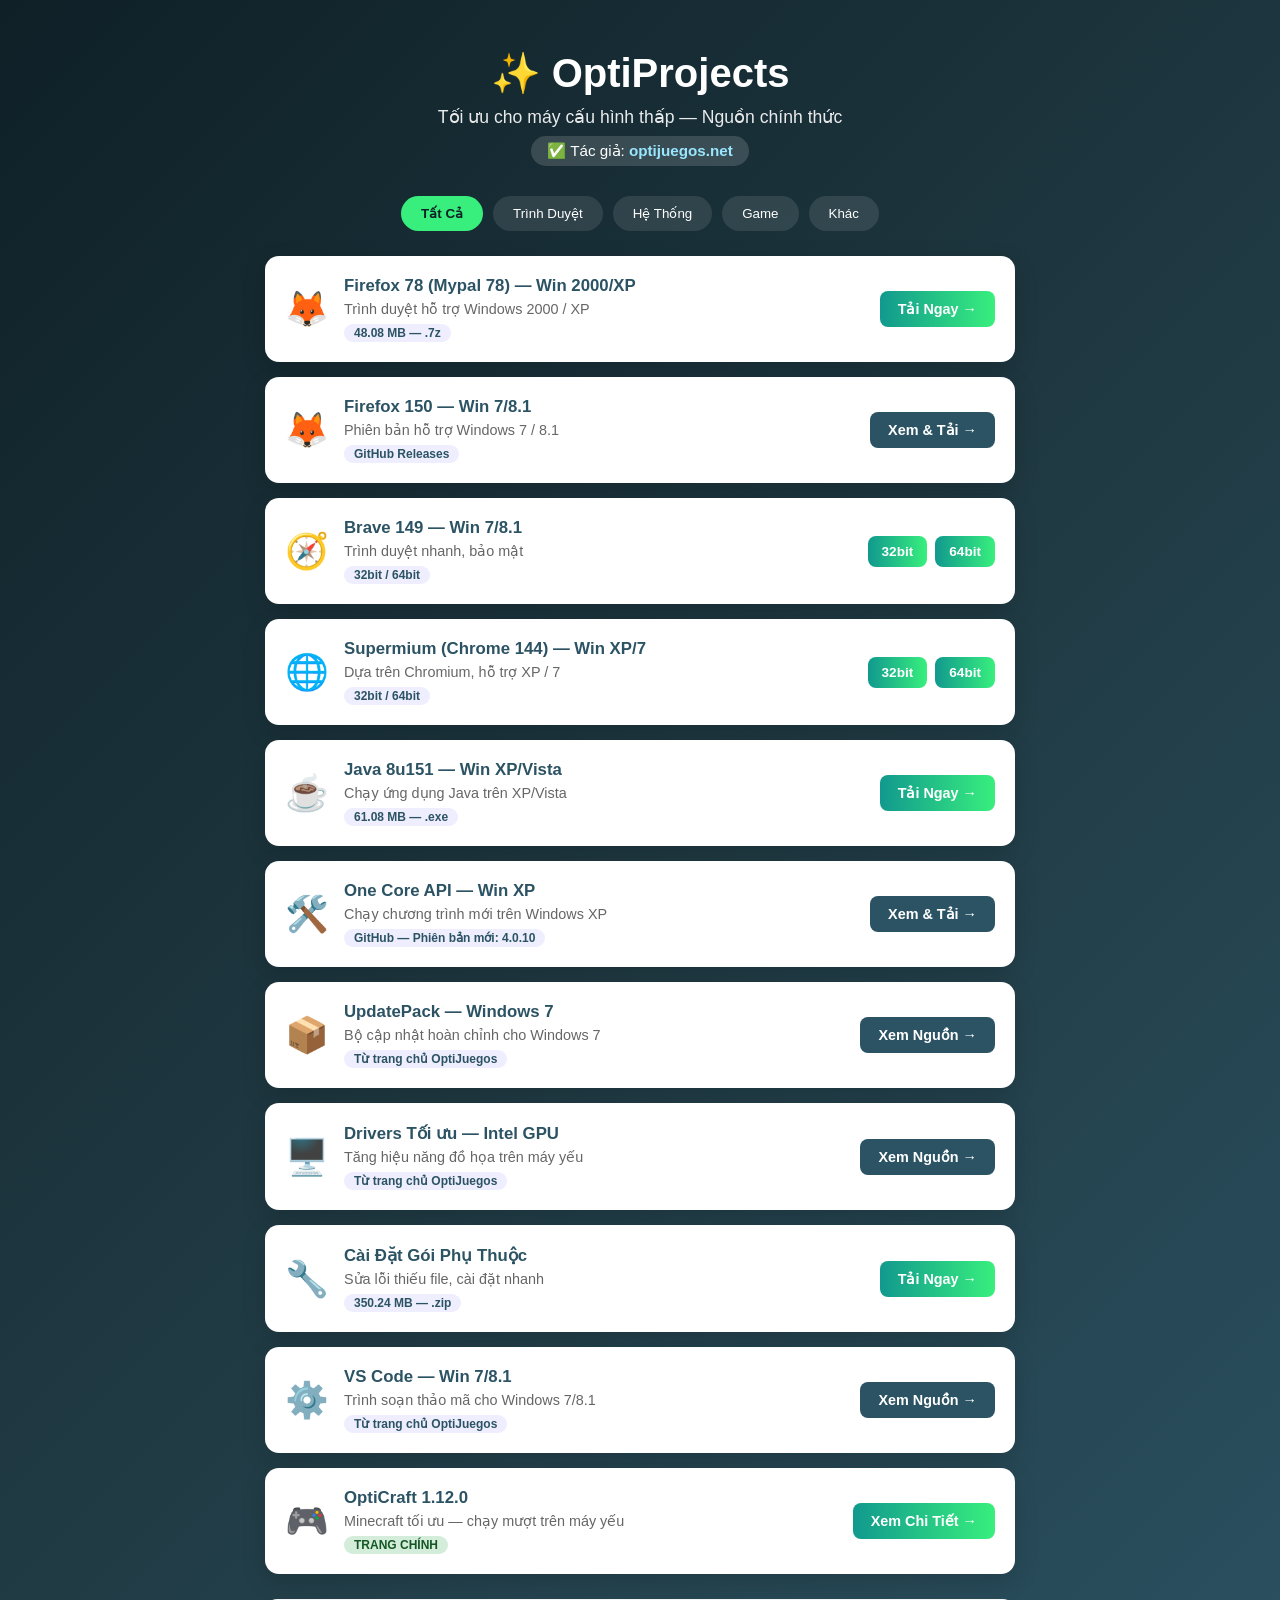
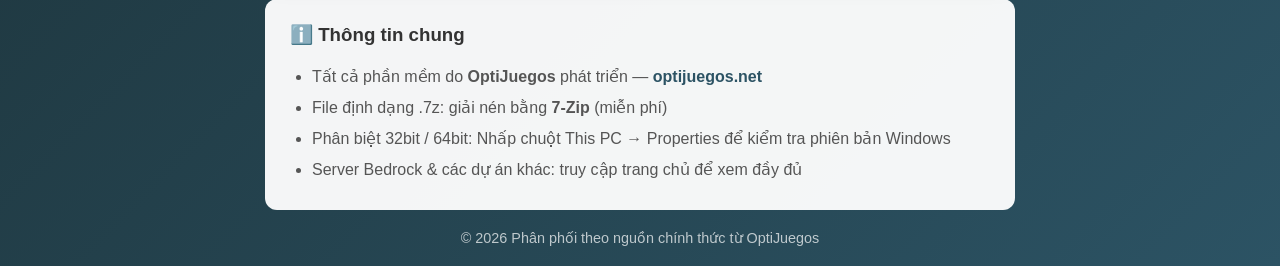
<file: index.html>
<!DOCTYPE html>
<html lang="vi">
<head>
    <meta charset="UTF-8">
    <meta name="viewport" content="width=device-width, initial-scale=1.0">
    <title>OptiProjects — Thư Viện Phần Mềm</title>
    <link rel="stylesheet" href="style.css">
</head>
<body>
    <div class="container">
        <header>
            <h1>✨ OptiProjects</h1>
            <p class="subtitle">Tối ưu cho máy cấu hình thấp — Nguồn chính thức</p>
            <p class="official">✅ Tác giả: <a href="https://optijuegos.net/" target="_blank">optijuegos.net</a></p>
        </header>

        <div class="category-tabs">
            <button class="tab-btn active" data-category="all">Tất Cả</button>
            <button class="tab-btn" data-category="browser">Trình Duyệt</button>
            <button class="tab-btn" data-category="system">Hệ Thống</button>
            <button class="tab-btn" data-category="game">Game</button>
            <button class="tab-btn" data-category="other">Khác</button>
        </div>

        <div class="software-list" id="softwareList">

            <!-- === TRÌNH DUYỆT === -->
            <div class="card" data-category="browser">
                <div class="card-icon">🦊</div>
                <div class="card-info">
                    <h3>Firefox 78 (Mypal 78) — Win 2000/XP</h3>
                    <p class="desc">Trình duyệt hỗ trợ Windows 2000 / XP</p>
                    <span class="tag">48.08 MB — .7z</span>
                </div>
                <a href="https://www.mediafire.com/file/7nxqqj6f3gf5094/Mypal78_W2K.7z/file" 
                   target="_blank" class="download-btn-small">Tải Ngay →</a>
            </div>

            <div class="card" data-category="browser">
                <div class="card-icon">🦊</div>
                <div class="card-info">
                    <h3>Firefox 150 — Win 7/8.1</h3>
                    <p class="desc">Phiên bản hỗ trợ Windows 7 / 8.1</p>
                    <span class="tag">GitHub Releases</span>
                </div>
                <a href="https://github.com/e3kskoy7wqk/Firefox-for-windows-7/releases" 
                   target="_blank" class="view-btn">Xem & Tải →</a>
            </div>

            <div class="card" data-category="browser">
                <div class="card-icon">🧭</div>
                <div class="card-info">
                    <h3>Brave 149 — Win 7/8.1</h3>
                    <p class="desc">Trình duyệt nhanh, bảo mật</p>
                    <span class="tag">32bit / 64bit</span>
                </div>
                <div class="btn-group">
                    <a href="https://www.mediafire.com/file/68tkpsmevozpszo" 
                       target="_blank" class="download-btn-small">32bit</a>
                    <a href="https://www.mediafire.com/file/49avvt6om2rs60u" 
                       target="_blank" class="download-btn-small">64bit</a>
                </div>
            </div>

            <div class="card" data-category="browser">
                <div class="card-icon">🌐</div>
                <div class="card-info">
                    <h3>Supermium (Chrome 144) — Win XP/7</h3>
                    <p class="desc">Dựa trên Chromium, hỗ trợ XP / 7</p>
                    <span class="tag">32bit / 64bit</span>
                </div>
                <div class="btn-group">
                    <a href="https://www.mediafire.com/file/fhyl6hzucxyr5zp" 
                       target="_blank" class="download-btn-small">32bit</a>
                    <a href="https://www.mediafire.com/file/gxo51apbt65cait" 
                       target="_blank" class="download-btn-small">64bit</a>
                </div>
            </div>

            <!-- === HỆ THỐNG === -->
            <div class="card" data-category="system">
                <div class="card-icon">☕</div>
                <div class="card-info">
                    <h3>Java 8u151 — Win XP/Vista</h3>
                    <p class="desc">Chạy ứng dụng Java trên XP/Vista</p>
                    <span class="tag">61.08 MB — .exe</span>
                </div>
                <a href="https://www.mediafire.com/file/8secla4x13ph71m" 
                   target="_blank" class="download-btn-small">Tải Ngay →</a>
            </div>

            <div class="card" data-category="system">
                <div class="card-icon">🛠️</div>
                <div class="card-info">
                    <h3>One Core API — Win XP</h3>
                    <p class="desc">Chạy chương trình mới trên Windows XP</p>
                    <span class="tag">GitHub — Phiên bản mới: 4.0.10</span>
                </div>
                <a href="https://github.com/shorthorn-project/One-Core-API-Binaries/releases" 
                   target="_blank" class="view-btn">Xem & Tải →</a>
            </div>

            <div class="card" data-category="system">
                <div class="card-icon">📦</div>
                <div class="card-info">
                    <h3>UpdatePack — Windows 7</h3>
                    <p class="desc">Bộ cập nhật hoàn chỉnh cho Windows 7</p>
                    <span class="tag">Từ trang chủ OptiJuegos</span>
                </div>
                <a href="https://optijuegos.net/" target="_blank" class="view-btn">Xem Nguồn →</a>
            </div>

            <div class="card" data-category="system">
                <div class="card-icon">🖥️</div>
                <div class="card-info">
                    <h3>Drivers Tối ưu — Intel GPU</h3>
                    <p class="desc">Tăng hiệu năng đồ họa trên máy yếu</p>
                    <span class="tag">Từ trang chủ OptiJuegos</span>
                </div>
                <a href="https://optijuegos.net/" target="_blank" class="view-btn">Xem Nguồn →</a>
            </div>

            <div class="card" data-category="system">
                <div class="card-icon">🔧</div>
                <div class="card-info">
                    <h3>Cài Đặt Gói Phụ Thuộc</h3>
                    <p class="desc">Sửa lỗi thiếu file, cài đặt nhanh</p>
                    <span class="tag">350.24 MB — .zip</span>
                </div>
                <a href="https://www.mediafire.com/file/1grplg60wrif7ib" 
                   target="_blank" class="download-btn-small">Tải Ngay →</a>
            </div>

            <div class="card" data-category="other">
                <div class="card-icon">⚙️</div>
                <div class="card-info">
                    <h3>VS Code — Win 7/8.1</h3>
                    <p class="desc">Trình soạn thảo mã cho Windows 7/8.1</p>
                    <span class="tag">Từ trang chủ OptiJuegos</span>
                </div>
                <a href="https://optijuegos.net/" target="_blank" class="view-btn">Xem Nguồn →</a>
            </div>

            <!-- === GAME === -->
            <div class="card" data-category="game">
                <div class="card-icon">🎮</div>
                <div class="card-info">
                    <h3>OptiCraft 1.12.0</h3>
                    <p class="desc">Minecraft tối ưu — chạy mượt trên máy yếu</p>
                    <span class="tag official-tag">TRANG CHÍNH</span>
                </div>
                <a href="opticraft.html" class="download-btn-small">Xem Chi Tiết →</a>
            </div>

        </div>

        <div class="note">
            <h3>ℹ️ Thông tin chung</h3>
            <ul>
                <li>Tất cả phần mềm do <strong>OptiJuegos</strong> phát triển — <a href="https://optijuegos.net/" target="_blank">optijuegos.net</a></li>
                <li>File định dạng <code>.7z</code>: giải nén bằng <strong>7-Zip</strong> (miễn phí)</li>
                <li>Phân biệt 32bit / 64bit: Nhấp chuột <code>This PC → Properties</code> để kiểm tra phiên bản Windows</li>
                <li>Server Bedrock & các dự án khác: truy cập trang chủ để xem đầy đủ</li>
            </ul>
        </div>

        <footer>
            <p>© 2026 Phân phối theo nguồn chính thức từ OptiJuegos</p>
        </footer>
    </div>

    <script>
        const tabs = document.querySelectorAll('.tab-btn');
        const cards = document.querySelectorAll('.card');

        tabs.forEach(tab => {
            tab.addEventListener('click', () => {
                tabs.forEach(t => t.classList.remove('active'));
                tab.classList.add('active');

                const cat = tab.dataset.category;
                cards.forEach(card => {
                    card.style.display = (cat === 'all' || card.dataset.category === cat) ? 'flex' : 'none';
                });
            });
        });
    </script>
</body>
</html>
</file>
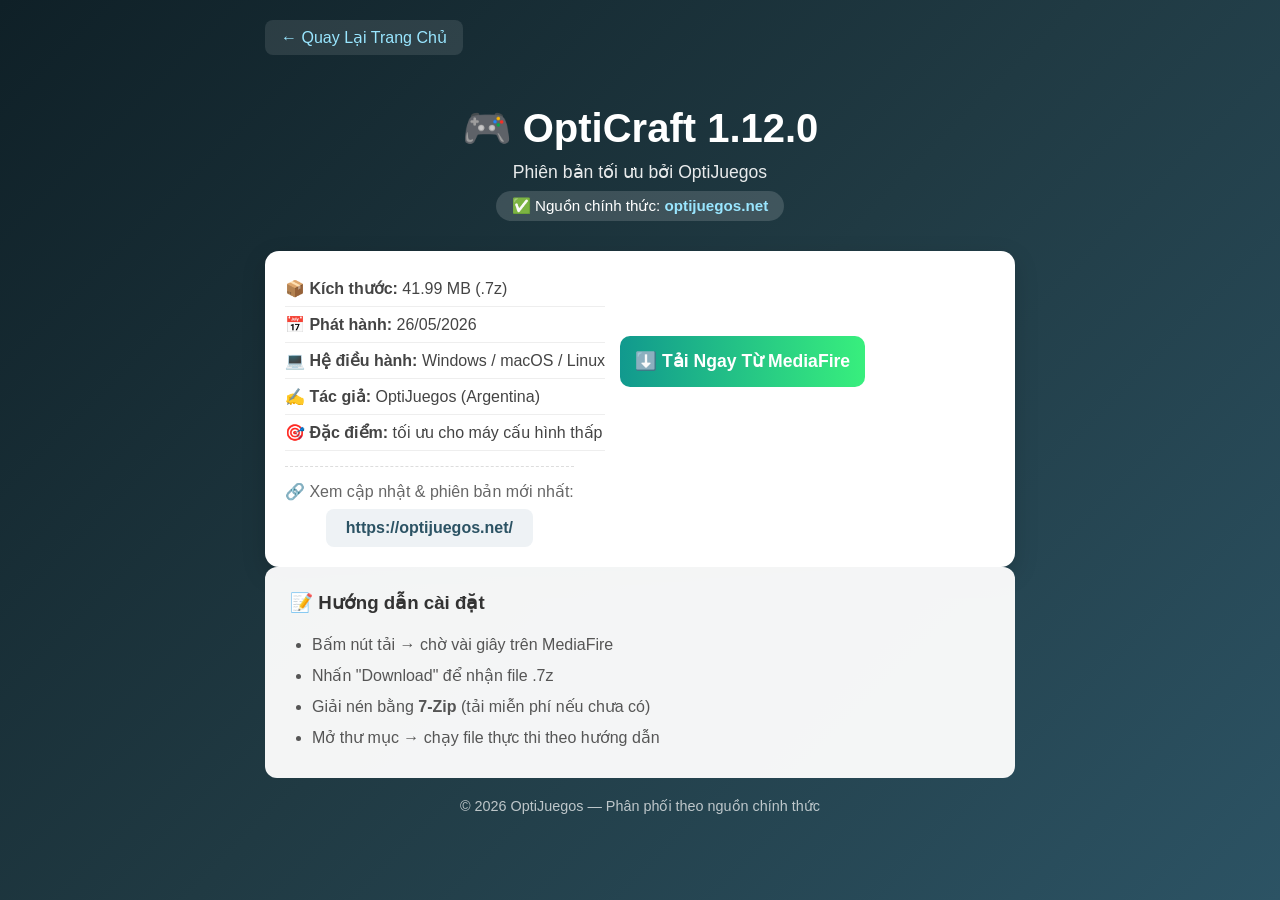
<file: opticraft.html>
<!DOCTYPE html>
<html lang="vi">
<head>
    <meta charset="UTF-8">
    <meta name="viewport" content="width=device-width, initial-scale=1.0">
    <title>OptiCraft 1.12.0 — Chi Tiết & Tải</title>
    <link rel="stylesheet" href="style.css">
</head>
<body>
    <div class="container">
        <a href="index.html" class="back-link">← Quay Lại Trang Chủ</a>

        <header>
            <h1>🎮 OptiCraft 1.12.0</h1>
            <p class="subtitle">Phiên bản tối ưu bởi OptiJuegos</p>
            <p class="official">✅ Nguồn chính thức: <a href="https://optijuegos.net/" target="_blank">optijuegos.net</a></p>
        </header>

        <div class="card">
            <div class="info">
                <p><strong>📦 Kích thước:</strong> 41.99 MB (.7z)</p>
                <p><strong>📅 Phát hành:</strong> 26/05/2026</p>
                <p><strong>💻 Hệ điều hành:</strong> Windows / macOS / Linux</p>
                <p><strong>✍️ Tác giả:</strong> OptiJuegos (Argentina)</p>
                <p><strong>🎯 Đặc điểm:</strong> tối ưu cho máy cấu hình thấp</p>
            </div>

            <a href="https://www.mediafire.com/file/ubtnhdsj2mnvmgk" 
               class="download-btn" target="_blank">
                ⬇️ Tải Ngay Từ MediaFire
            </a>

            <div class="mirror">
                <p>🔗 Xem cập nhật & phiên bản mới nhất:</p>
                <a href="https://optijuegos.net/" target="_blank" class="official-link">
                    https://optijuegos.net/
                </a>
            </div>
        </div>

        <div class="note">
            <h3>📝 Hướng dẫn cài đặt</h3>
            <ul>
                <li>Bấm nút tải → chờ vài giây trên MediaFire</li>
                <li>Nhấn "Download" để nhận file <code>.7z</code></li>
                <li>Giải nén bằng <strong>7-Zip</strong> (tải miễn phí nếu chưa có)</li>
                <li>Mở thư mục → chạy file thực thi theo hướng dẫn</li>
            </ul>
        </div>

        <footer>
            <p>© 2026 OptiJuegos — Phân phối theo nguồn chính thức</p>
        </footer>
    </div>
</body>
</html>
</file>
<file: style.css>
* {
    margin: 0;
    padding: 0;
    box-sizing: border-box;
    font-family: 'Segoe UI', Arial, sans-serif;
}

body {
    background: linear-gradient(135deg, #0f2027, #203a43, #2c5364);
    min-height: 100vh;
    padding: 20px;
}

.container {
    max-width: 750px;
    margin: 0 auto;
}

header {
    text-align: center;
    color: white;
    padding: 30px 0;
}

header h1 {
    font-size: 2.5rem;
    margin-bottom: 10px;
}

.subtitle {
    font-size: 1.1rem;
    opacity: 0.9;
    margin-bottom: 8px;
}

.official {
    background: rgba(255,255,255,0.15);
    display: inline-block;
    padding: 6px 16px;
    border-radius: 20px;
    font-size: 0.95rem;
}

.official a {
    color: #99e6ff;
    text-decoration: none;
    font-weight: bold;
}

/* === Thanh danh mục === */
.category-tabs {
    display: flex;
    flex-wrap: wrap;
    gap: 10px;
    margin-bottom: 25px;
    justify-content: center;
}

.tab-btn {
    padding: 10px 20px;
    border: none;
    border-radius: 25px;
    background: rgba(255,255,255,0.1);
    color: white;
    cursor: pointer;
    transition: all 0.3s;
}

.tab-btn:hover, .tab-btn.active {
    background: #38ef7d;
    color: #0f2027;
    font-weight: bold;
}

/* === Danh sách phần mềm === */
.software-list {
    display: flex;
    flex-direction: column;
    gap: 15px;
    margin-bottom: 25px;
}

.card {
    background: white;
    border-radius: 14px;
    padding: 20px;
    display: flex;
    align-items: center;
    gap: 15px;
    flex-wrap: wrap;
    box-shadow: 0 8px 25px rgba(0,0,0,0.15);
    transition: transform 0.2s;
}

.card:hover {
    transform: translateY(-3px);
}

.card-icon {
    font-size: 2.2rem;
}

.card-info {
    flex: 1;
    min-width: 240px;
}

.card-info h3 {
    color: #2c5364;
    margin-bottom: 5px;
    font-size: 1.05rem;
}

.desc {
    color: #666;
    font-size: 0.9rem;
    margin-bottom: 6px;
}

.tag {
    display: inline-block;
    background: #eef;
    color: #2c5364;
    padding: 2px 10px;
    border-radius: 12px;
    font-size: 0.75rem;
    font-weight: bold;
}

.official-tag {
    background: #d4edda;
    color: #155724;
}

.view-btn {
    background: #2c5364;
    color: white;
    padding: 10px 18px;
    border-radius: 8px;
    text-decoration: none;
    font-weight: bold;
    font-size: 0.9rem;
    transition: transform 0.2s;
}

.view-btn:hover {
    transform: scale(1.05);
}

.download-btn-small {
    background: linear-gradient(90deg, #11998e, #38ef7d);
    color: white;
    padding: 10px 18px;
    border-radius: 8px;
    text-decoration: none;
    font-weight: bold;
    font-size: 0.9rem;
    transition: transform 0.2s;
}

.download-btn-small:hover {
    transform: scale(1.05);
}

/* === Trang chi tiết OptiCraft === */
.back-link {
    display: inline-block;
    color: #99e6ff;
    text-decoration: none;
    margin-bottom: 20px;
    padding: 8px 16px;
    background: rgba(255,255,255,0.1);
    border-radius: 8px;
}

.back-link:hover {
    background: rgba(255,255,255,0.2);
}

.card .info p {
    padding: 8px 0;
    color: #444;
    border-bottom: 1px solid #eee;
}

.download-btn {
    display: block;
    text-align: center;
    background: linear-gradient(90deg, #11998e, #38ef7d);
    color: white;
    text-decoration: none;
    padding: 15px;
    border-radius: 10px;
    font-size: 1.1rem;
    font-weight: bold;
    margin: 20px 0;
    transition: transform 0.2s;
}

.download-btn:hover {
    transform: scale(1.03);
}

.mirror {
    text-align: center;
    padding-top: 15px;
    border-top: 1px dashed #ddd;
}

.mirror p {
    color: #666;
    margin-bottom: 8px;
}

.official-link {
    display: inline-block;
    background: #eef2f5;
    color: #2c5364;
    padding: 10px 20px;
    border-radius: 8px;
    text-decoration: none;
    font-weight: bold;
}

.note {
    background: rgba(255,255,255,0.95);
    border-radius: 12px;
    padding: 25px;
    margin-bottom: 20px;
}

.note h3 {
    margin-bottom: 15px;
    color: #333;
}

.note ul {
    padding-left: 22px;
}

.note li {
    padding: 6px 0;
    color: #555;
}

.note a {
    color: #2c5364;
    font-weight: bold;
    text-decoration: none;
}

footer {
    text-align: center;
    color: white;
    margin-top: 10px;
    opacity: 0.7;
    font-size: 0.9rem;
}

.btn-group {
    display: flex;
    gap: 8px;
}

.btn-group .download-btn-small {
    padding: 8px 14px;
    font-size: 0.85rem;
}
</file>
